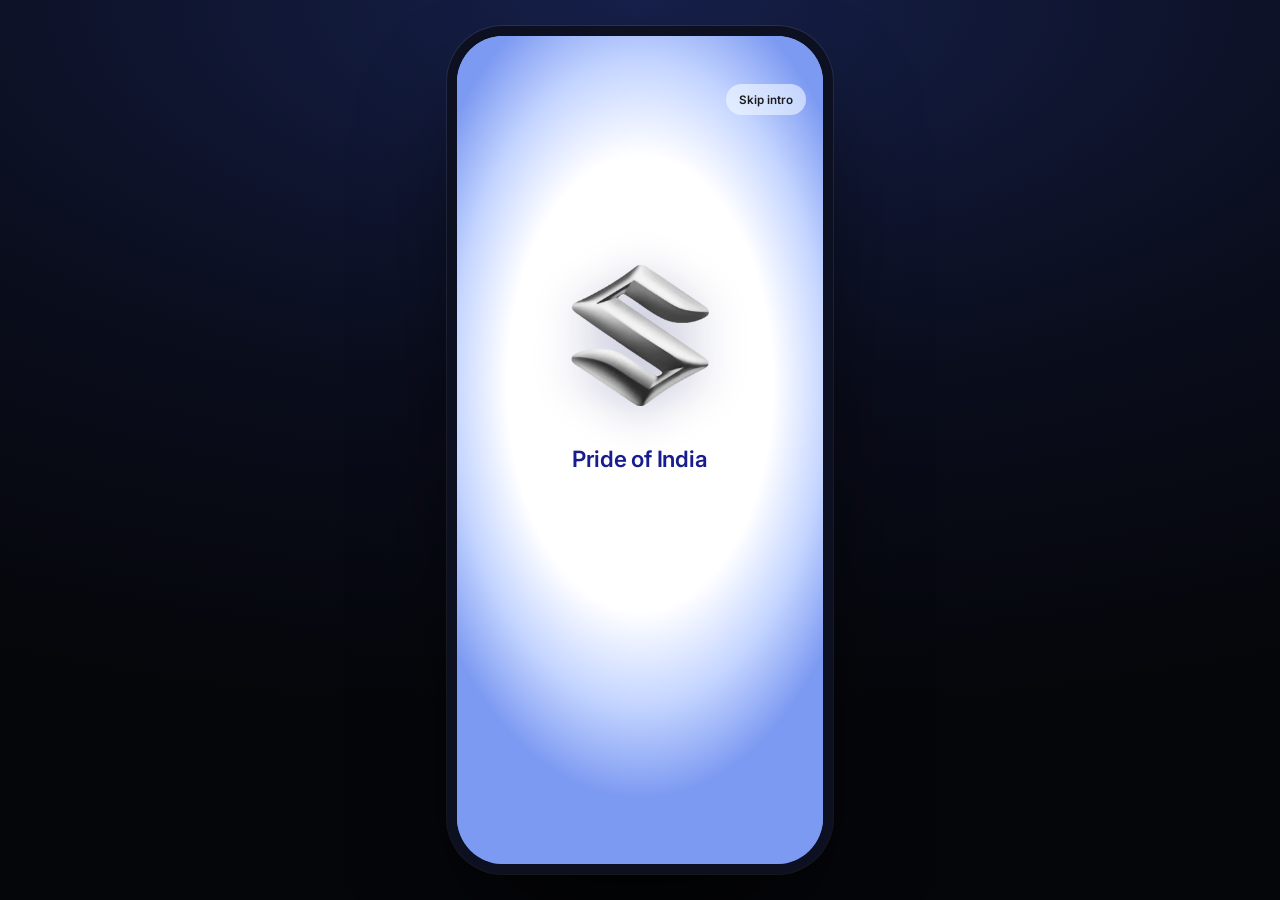
<file: index.html>
<!DOCTYPE html>
<html lang="en">
<head>
<meta charset="utf-8" />
<meta name="viewport" content="width=device-width, initial-scale=1, viewport-fit=cover" />
<title>HR Assist — Splash &amp; Onboarding</title>
<meta name="description" content="Maruti Suzuki HR Assist splash / onboarding experience, built from the MSIL Enhancement Track design." />
<meta name="theme-color" content="#5F7CEB" />
<link rel="preconnect" href="https://fonts.googleapis.com" />
<link rel="preconnect" href="https://fonts.gstatic.com" crossorigin />
<link href="https://fonts.googleapis.com/css2?family=Inter:wght@400;500;600;700&display=swap" rel="stylesheet" />
<link rel="icon" href="data:image/svg+xml,%3Csvg xmlns='http://www.w3.org/2000/svg' viewBox='0 0 32 32'%3E%3Crect width='32' height='32' rx='8' fill='%235f7ceb'/%3E%3Cpath d='M9 21.5 20 10h3.5L12.5 21.5z M9 12h6.5v2.6H9z M16.5 17.4H23V20h-6.5z' fill='white'/%3E%3C/svg%3E" />
<link rel="stylesheet" href="./css/onboarding.css" />
</head>
<body>
  <!--
    Device stage. The design canvas is 440 x 996 (Figma node 7136:413 "Play here").
    Everything inside is laid out in design units: 1 design px = var(--u), measured in JS.
  -->
  <main class="qnx-shell">
    <div class="qnx-device" id="stage" data-tag="splash_root" data-stage="boot"></div>
  </main>

  <script type="module">
    import { mountOnboarding } from './js/onboarding.js';
    import { mountSignIn } from './js/signin.js';

    const stage = document.getElementById('stage');
    const params = new URLSearchParams(location.search);
    const at = params.get('at');   // ?at=bloom|logo|carousel|card|story|hold — QA entry point

    const splash = mountOnboarding(stage, {
      autoplay: !at,
      onDone: () => mountSignIn(stage, { onBack: () => location.reload() }),
    });
    if (at) splash.jumpTo(at);
    window.QNX = { splash, mountSignIn };
  </script>
</body>
</html>
</file>
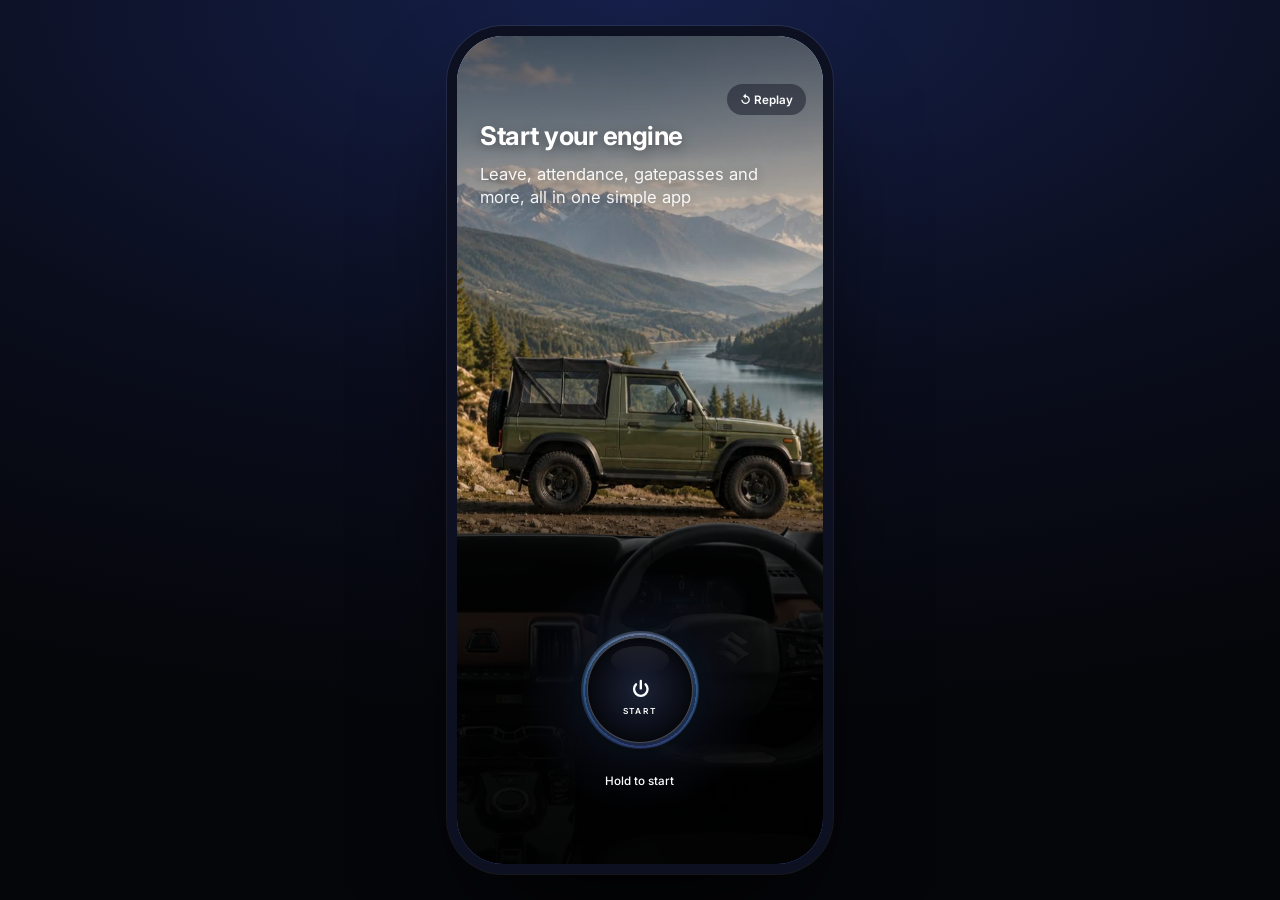
<file: qa.html>
<!DOCTYPE html><html><head><meta charset="utf-8">
<meta name="viewport" content="width=device-width,initial-scale=1">
<link href="https://fonts.googleapis.com/css2?family=Inter:wght@400;500;600;700&display=swap" rel="stylesheet">
<link rel="stylesheet" href="./css/onboarding.css"></head><body>
<main class="qnx-shell"><div class="qnx-device" id="stage"></div></main>
<script type="module">
import { mountOnboarding } from './js/onboarding.js';
import { mountSignIn } from './js/signin.js';
const stage=document.getElementById('stage');
const q=new URLSearchParams(location.search);
if(q.get('view')==='signin'){ mountSignIn(stage,{}); }
else{
  const s=mountOnboarding(stage,{autoplay:false});
  s.jumpTo(q.get('at')||'hold');
  const dw=stage.querySelector('.qnx-dialwrap');
  if(q.get('hold')==='snap'){ dw.dataset.holding='1'; dw.style.setProperty('--p', q.get('p')||'0.62'); }
  else if(q.get('engine')){ dw.dataset.engine='1'; dw.style.setProperty('--p','1'); stage.dataset.stage='engine'; }
  else if(q.get('hold')){ setTimeout(()=>{ stage.querySelector('.qnx-dial').dispatchEvent(new PointerEvent('pointerdown',{bubbles:true,cancelable:true})); },50); }

}
</script></body></html>
</file>
<file: css/onboarding.css>
/* ============================================================================
   HR Assist — splash / onboarding
   Source of truth: Figma "MSIL Enhancement Track" › HR Assist ›
   "Splash -- Introduction screens (Current)" (node 7236:571).
   Canvas 440 x 996. 1 design px === var(--u) (measured by onboarding.js).
   ========================================================================== */

/* Animated custom properties (progressive enhancement; values still apply
   as plain jumps where @property is unsupported). */
@property --ring-w { syntax: '<length>'; inherits: true; initial-value: 10px; }
@property --ring-a { syntax: '<number>'; inherits: true; initial-value: 0.55; }
@property --dash-a { syntax: '<number>'; inherits: true; initial-value: 0.13; }
@property --p      { syntax: '<number>'; inherits: true; initial-value: 0; }

:root {
  /* ---- palette (sampled from the design) ---- */
  --sky-top:    #8db6ff;
  --sky-mid:    #7f9dfa;
  --sky-deep:   #5f7ceb;
  --bloom-mid:  #c3d4ff;
  --navy:       #171c8f;
  --azure:      #6b86ff;
  --light-blue: #58a6ff;
  --ice:        #80ceff;
  --ring-1:     #b4c9ff;

  --ink:        #1c1c1e;
  --ink-soft:   #3c3c43;
  --frame-bg:   #0b0c14;

  --card-ring:  rgba(13, 17, 102, 0.16);

  /* ---- type ---- */
  --font: "Inter", -apple-system, BlinkMacSystemFont, "Segoe UI", Roboto, sans-serif;

  /* ---- motion (verbatim from the design captions) ---- */
  --ease-smooth: cubic-bezier(0.4, 0, 0.2, 1);
  --ease-settle: cubic-bezier(0.32, 0.72, 0, 1);
  --ease-cine:   cubic-bezier(0.65, 0, 0.35, 1);

  /* ---- stage ---- */
  --u: 1px;
  --w: 440;
  --h: 996;

  --ring-spin: 7s;
  --power-glow: 0 0 0 rgba(88, 166, 255, 0);
}

* { box-sizing: border-box; }

html, body {
  margin: 0;
  height: 100%;
  background: #05060a;
  font-family: var(--font);
  -webkit-font-smoothing: antialiased;
  overscroll-behavior: none;
}

.qnx-shell {
  min-height: 100dvh;
  display: grid;
  place-items: center;
  padding: clamp(0px, 2vmin, 24px);
  background:
    radial-gradient(120% 80% at 50% 0%, #16204a 0%, #0a0d1c 55%, #05060a 100%);
}

/* The device stage: fills the viewport on phones, becomes a framed device on
   larger screens so the 440x996 composition never distorts. */
.qnx-device {
  position: relative;
  width: min(100vw, 440px, calc((100dvh) * 440 / 996));
  height: min(100dvh, 996px, calc((100vw) * 996 / 440));
  overflow: hidden;
  background: var(--frame-bg);
  isolation: isolate;
  user-select: none;
  -webkit-user-select: none;
  touch-action: manipulation;
}

@media (min-width: 700px) {
  .qnx-device {
    width: min(440px, calc(92dvh * 440 / 996));
    height: min(996px, calc(92dvh));
    border-radius: 46px;
    box-shadow:
      0 0 0 10px #0d1020,
      0 0 0 11px rgba(255, 255, 255, 0.08),
      0 60px 120px -30px rgba(0, 0, 0, 0.9);
  }
}

/* ---------------------------------------------------------------- layers -- */

.qnx-layer {
  position: absolute;
  inset: 0;
  opacity: 0;
  pointer-events: none;
  transition: opacity 0.6s var(--ease-cine);
}
.qnx-layer[data-visible="1"] { opacity: 1; }


/* ------------------------------------------------------- 01.1 bloom ------ */
.qnx-bloom {
  background: linear-gradient(
    180deg,
    var(--sky-top) 0%,
    var(--sky-mid) 50%,
    var(--sky-deep) 100%
  );
}
.qnx-bloom__core {
  position: absolute;
  left: calc(10 * var(--u));
  top: calc(190 * var(--u));
  width: calc(420 * var(--u));
  height: calc(560 * var(--u));
  border-radius: 50%;
  background: radial-gradient(
    closest-side,
    rgba(255, 255, 255, 0.75) 0%,
    rgba(180, 201, 255, 0.35) 55%,
    rgba(180, 201, 255, 0) 100%
  );
  filter: blur(calc(40 * var(--u)));
  transform: scale(0.22);
  opacity: 0;
}
.qnx-device[data-stage="bloom"] .qnx-bloom__core {
  animation: bloom 0.8s var(--ease-smooth) forwards;
}
@keyframes bloom {
  from { transform: scale(0.22); opacity: 0; }
  to   { transform: scale(1);    opacity: 1; }
}

/* --------------------------------------------- 01.2 logo + tagline ------- */
.qnx-logo-stage {
  background: radial-gradient(
    66% 50% at 50% 42%,
    #ffffff 0%,
    #ffffff 55%,
    var(--bloom-mid) 78%,
    #7d9af2 100%
  );
}
.qnx-logo {
  position: absolute;
  left: calc(137 * var(--u));
  top: calc(276 * var(--u));
  width: calc(166 * var(--u));
  height: calc(169 * var(--u));
  background: url("../assets/logo.webp") center / contain no-repeat;
  filter: drop-shadow(0 calc(10 * var(--u)) calc(27 * var(--u)) rgba(13, 17, 102, 0.22));
  transform: scale(1.14);
  opacity: 0;
}
.qnx-device[data-stage="logo"] .qnx-logo,
.qnx-device[data-stage="carousel"] .qnx-logo {
  animation: logo-settle 1.25s var(--ease-settle) forwards;
}
@keyframes logo-settle {
  from { transform: scale(1.14); opacity: 0; }
  40%  { opacity: 1; }
  to   { transform: scale(1);    opacity: 1; }
}

.qnx-tagline {
  position: absolute;
  left: 0;
  top: calc(465 * var(--u));
  width: 100%;
  text-align: center;
  font-size: calc(27 * var(--u));
  line-height: calc(33 * var(--u));
  font-weight: 600;
  letter-spacing: -0.2px;
  background: linear-gradient(
    100deg,
    var(--navy) 0%,
    var(--navy) 38%,
    var(--azure) 45%,
    var(--navy) 55%,
    var(--navy) 100%
  );
  background-size: 260% 100%;
  background-position: 130% 0;
  -webkit-background-clip: text;
  background-clip: text;
  color: transparent;
  opacity: 0;
}
.qnx-device[data-stage="logo"] .qnx-tagline,
.qnx-device[data-stage="carousel"] .qnx-tagline {
  animation: tagline-in 1.15s var(--ease-smooth) 0.45s forwards;
}
@keyframes tagline-in {
  from { opacity: 0; background-position: 130% 0; }
  35%  { opacity: 1; }
  to   { opacity: 1; background-position: -30% 0; }
}

/* ------------------------------------------------- 01.3 carousel --------- */
.qnx-carousel { background: #ffffff; }

.qnx-carousel__wash {
  position: absolute;
  inset: 0 0 auto 0;
  height: calc(300 * var(--u));
  background: linear-gradient(
    180deg,
    rgba(157, 185, 255, 0.95) 0%,
    rgba(195, 213, 255, 0.55) 45%,
    rgba(255, 255, 255, 0) 100%
  );
}

.qnx-row {
  position: absolute;
  inset: 0;
  will-change: transform;
}
.qnx-device[data-stage="carousel"] .qnx-row[data-dir="left"] {
  animation: row-left 14s ease-in-out infinite alternate;
}
.qnx-device[data-stage="carousel"] .qnx-row[data-dir="right"] {
  animation: row-right 14s ease-in-out infinite alternate;
}
@keyframes row-left  { from { transform: translateX(0); }                to { transform: translateX(calc(-56 * var(--u))); } }
@keyframes row-right { from { transform: translateX(0); }                to { transform: translateX(calc(56 * var(--u))); } }

.qnx-card {
  position: absolute;
  left: var(--x);
  top: var(--y);
  width: var(--w);
  height: var(--h);
  border-radius: calc(20 * var(--u));
  border: calc(1.2 * var(--u)) solid #fff;
  background-size: cover;
  background-position: center;
  box-shadow: 0 calc(12 * var(--u)) calc(26 * var(--u)) var(--card-ring);
  transform: translate3d(var(--fx), var(--fy), 0) rotate(-9deg) scale(0.34);
  opacity: 0;
  transition:
    transform 1.55s var(--ease-settle),
    opacity 0.9s var(--ease-smooth),
    left 1.3s var(--ease-cine),
    top 1.3s var(--ease-cine),
    width 1.3s var(--ease-cine),
    height 1.3s var(--ease-cine),
    border-radius 1.3s var(--ease-cine),
    border-width 0.6s linear;
  will-change: transform;
}
.qnx-device[data-stage="carousel"] .qnx-card,
.qnx-device[data-stage="card"] .qnx-card {
  transform: rotate(-9deg) scale(1);
  opacity: 1;
}
.qnx-card[data-fade="1"] { opacity: 0.42; }

/* the 800-line card is the one that opens (02.1) */
.qnx-card--hero { z-index: 3; }
.qnx-device[data-stage="card"] .qnx-card--hero {
  left: 0;
  top: 0;
  width: calc(440 * var(--u));
  height: calc(996 * var(--u));
  border-radius: 0;
  border-width: 0;
  transform: rotate(0deg) scale(1);
  opacity: 1;
  transition-delay: 0s;
  z-index: 6;
}
.qnx-device[data-stage="card"] .qnx-card:not(.qnx-card--hero),
.qnx-device[data-stage="card"] .qnx-row {
  opacity: 0;
  animation: none;
  transition: opacity 0.52s linear;
}
.qnx-device[data-stage="card"] .qnx-carousel__wash,
.qnx-device[data-stage="card"] .qnx-carousel__fade,
.qnx-device[data-stage="card"] .qnx-copy--light { opacity: 0; transition: opacity 0.52s linear; }

.qnx-carousel__fade {
  position: absolute;
  left: 0;
  top: calc(428 * var(--u));
  width: 100%;
  height: calc(568 * var(--u));
  background: linear-gradient(
    180deg,
    rgba(255, 255, 255, 0) 0%,
    rgba(255, 255, 255, 0.82) 19%,
    #fff 31%,
    #fff 100%
  );
}

/* --------------------------------------------------- copy blocks --------- */
.qnx-copy {
  position: absolute;
  left: calc(28 * var(--u));
  width: calc(384 * var(--u));
  z-index: 20;
}
.qnx-copy--light { top: calc(667 * var(--u)); }
.qnx-copy--light .qnx-copy__title {
  color: var(--ink);
  font-size: calc(27 * var(--u));
  line-height: calc(33 * var(--u));
  font-weight: 700;
  letter-spacing: -0.4px;
  margin: 0;
}
.qnx-copy--light .qnx-copy__body {
  color: var(--ink-soft);
  font-size: calc(16.5 * var(--u));
  line-height: calc(23 * var(--u));
  font-weight: 400;
  margin: calc(13 * var(--u)) 0 0;
  max-width: calc(360 * var(--u));
}
.qnx-copy--light .qnx-copy__title,
.qnx-copy--light .qnx-copy__body {
  opacity: 0;
  transform: translateY(calc(14 * var(--u)));
}
.qnx-device[data-stage="carousel"] .qnx-copy--light .qnx-copy__title,
.qnx-device[data-stage="carousel"] .qnx-copy--light .qnx-copy__body {
  animation: copy-up 0.9s var(--ease-smooth) 1.05s forwards;
}
.qnx-device[data-stage="carousel"] .qnx-copy--light .qnx-copy__body { animation-delay: 1.2s; }
@keyframes copy-up {
  to { opacity: 1; transform: none; }
}

.qnx-copy--story {
  top: calc(102 * var(--u));
  opacity: 0;
  transition: opacity 0.6s linear;
}
.qnx-device[data-stage="story"] .qnx-copy--story,
.qnx-device[data-stage="hold"] .qnx-copy--story,
.qnx-device[data-stage="engine"] .qnx-copy--story,
.qnx-device[data-stage="launch"] .qnx-copy--story { opacity: 1; }
.qnx-copy--story .qnx-copy__title {
  margin: 0;
  color: #fff;
  font-size: calc(31 * var(--u));
  line-height: calc(37 * var(--u));
  font-weight: 700;
  letter-spacing: -0.5px;
  text-shadow: 0 calc(4 * var(--u)) calc(14 * var(--u)) rgba(0, 0, 0, 0.35);
}
.qnx-copy--story .qnx-copy__body {
  margin: calc(14 * var(--u)) 0 0;
  color: #fff;
  font-size: calc(20 * var(--u));
  line-height: calc(28 * var(--u));
  font-weight: 400;
  opacity: 0.92;
  max-width: calc(360 * var(--u));
  text-shadow: 0 calc(4 * var(--u)) calc(14 * var(--u)) rgba(0, 0, 0, 0.35);
}
.qnx-copy.swap .qnx-copy__title,
.qnx-copy.swap .qnx-copy__body {
  opacity: 0;
  transform: translateY(calc(-10 * var(--u)));
  transition: opacity 0.22s linear, transform 0.22s var(--ease-smooth);
}
.qnx-copy:not(.swap) .qnx-copy__title,
.qnx-copy:not(.swap) .qnx-copy__body {
  animation: copy-in 0.5s var(--ease-smooth);
}
@keyframes copy-in {
  from { opacity: 0; transform: translateY(calc(10 * var(--u))); }
  to   { opacity: 1; transform: none; }
}

/* ------------------------------------------------ 02.2 → 03 story -------- */
.qnx-photo {
  position: absolute;
  width: 124.3%;
  height: 119.6%;
  left: -12.15%;
  background-size: cover;
  background-position: center;
  opacity: 0;
  transform: translate3d(0, var(--py, 0), 0) scale(1.04);
  transition: opacity 0.9s var(--ease-cine), transform 0.9s var(--ease-cine);
  will-change: opacity, transform;
}
.qnx-photo[data-active="1"] {
  opacity: 1;
  transform: translate3d(0, var(--py, 0), 0) scale(1);
  animation: drift 9s ease-in-out infinite alternate;
}
@keyframes drift {
  from { transform: translate3d(calc(-4 * var(--u)), var(--py, 0px), 0) scale(1); }
  to   { transform: translate3d(calc(4 * var(--u)), calc(var(--py, 0px) - 10 * var(--u)), 0) scale(1.03); }
}
/* photo sits "just above the dash" once the cockpit lands (03.1 caption) */
.qnx-device[data-stage="story"] .qnx-photo[data-active="1"],
.qnx-device[data-stage="hold"] .qnx-photo[data-active="1"],
.qnx-device[data-stage="engine"] .qnx-photo[data-active="1"] {
  --py: var(--py-landed, -20%);
}

.qnx-shade {
  position: absolute;
  inset: 0 0 auto 0;
  height: calc(300 * var(--u));
  background: linear-gradient(
    180deg,
    rgba(6, 8, 20, 0.58) 0%,
    rgba(6, 8, 20, 0.3) 55%,
    rgba(6, 8, 20, 0) 100%
  );
  opacity: 0;
  transition: opacity 0.6s linear;
  z-index: 15;
}
.qnx-device[data-stage="story"] .qnx-shade,
.qnx-device[data-stage="hold"] .qnx-shade,
.qnx-device[data-stage="engine"] .qnx-shade,
.qnx-device[data-stage="launch"] .qnx-shade { opacity: 1; }

/* cockpit: 732 x 1594 design rect at (-292, -113) on a 440 x 996 canvas */
.qnx-cockpit {
  position: absolute;
  left: -66.36%;
  top: -11.34%;
  width: 166.36%;
  height: 160.04%;
  background: url("../assets/cockpit.webp") top left / 100% 100% no-repeat;
  opacity: 0;
  transform: translateY(calc(26 * var(--u)));
  transition: opacity 0.7s var(--ease-cine), transform 0.7s var(--ease-cine);
  z-index: 25;
}
.qnx-device[data-stage="story"] .qnx-cockpit,
.qnx-device[data-stage="hold"] .qnx-cockpit,
.qnx-device[data-stage="engine"] .qnx-cockpit,
.qnx-device[data-stage="launch"] .qnx-cockpit {
  opacity: 1;
  transform: none;
}

/* the cockpit "goes dark for the start step" (04.1) */
.qnx-void {
  position: absolute;
  left: 0;
  top: calc(528 * var(--u));
  width: 100%;
  height: calc(468 * var(--u));
  background: linear-gradient(
    180deg,
    rgba(0, 0, 0, 0) 0%,
    rgba(0, 0, 0, 0.78) 20%,
    rgba(0, 0, 0, 0.9) 45%,
    rgba(0, 0, 0, 0.96) 100%
  );
  opacity: 0;
  transition: opacity 0.7s var(--ease-cine);
  z-index: 26;
}
.qnx-device[data-stage="hold"] .qnx-void,
.qnx-device[data-stage="engine"] .qnx-void,
.qnx-device[data-stage="launch"] .qnx-void { opacity: 1; }

/* ----------------------------------------------------- start dial -------- */
.qnx-dialwrap {
  position: absolute;
  left: calc(55 * var(--u));
  top: calc(622 * var(--u));
  width: calc(330 * var(--u));
  height: calc(330 * var(--u));
  z-index: 40;
  opacity: 0;
  transform: translateY(calc(26 * var(--u)));
  transition: opacity 0.7s var(--ease-cine), transform 0.7s var(--ease-cine);
  pointer-events: none;
}
.qnx-device[data-stage="story"] .qnx-dialwrap,
.qnx-device[data-stage="hold"] .qnx-dialwrap,
.qnx-device[data-stage="engine"] .qnx-dialwrap {
  opacity: 1;
  transform: none;
  pointer-events: auto;
}

.qnx-dial {
  position: absolute;
  inset: 0;
  border: 0;
  padding: 0;
  margin: 0;
  background: none;
  font: inherit;
  color: inherit;
  cursor: pointer;
  touch-action: none;
  -webkit-tap-highlight-color: transparent;
}
.qnx-dial:focus-visible { outline: none; }
.qnx-dial:focus-visible .qnx-dial__glass { box-shadow: 0 0 0 calc(3 * var(--u)) rgba(128, 206, 255, 0.9); }

.qnx-dial__pool {
  position: absolute;
  left: calc(5 * var(--u));
  top: calc(5 * var(--u));
  width: calc(320 * var(--u));
  height: calc(320 * var(--u));
  border-radius: 50%;
  background: radial-gradient(closest-side, rgba(0, 0, 0, 0.6) 0 36%, rgba(0, 0, 0, 0) 100%);
}
.qnx-dial__dashlight {
  position: absolute;
  left: calc(18 * var(--u));
  top: calc(18 * var(--u));
  width: calc(294 * var(--u));
  height: calc(294 * var(--u));
  border-radius: 50%;
  background: radial-gradient(
    closest-side,
    rgba(88, 166, 255, var(--dash-a)) 0 30%,
    rgba(107, 134, 255, calc(var(--dash-a) * 0.38)) 66%,
    rgba(23, 28, 143, 0) 100%
  );
  transition: --dash-a 0.45s linear;
}

.qnx-dial__ring {
  position: absolute;
  border-radius: 50%;
  background: conic-gradient(
    from 0deg,
    var(--ring-1) 0%,
    var(--light-blue) 25%,
    var(--azure) 50%,
    var(--light-blue) 75%,
    var(--ring-1) 100%
  );
  opacity: var(--ring-a);
  animation: spin var(--ring-spin) linear infinite;
  transition: --ring-a 0.45s linear, --ring-w 0.45s linear;
  will-change: transform;
}
.qnx-dial__ring--soft {
  left: calc(94 * var(--u));
  top: calc(94 * var(--u));
  width: calc(142 * var(--u));
  height: calc(142 * var(--u));
  --ring-w: calc(13 * var(--u));
  -webkit-mask: radial-gradient(farthest-side, #0000 calc(100% - var(--ring-w)), #000 calc(100% - var(--ring-w)));
  mask: radial-gradient(farthest-side, #0000 calc(100% - var(--ring-w)), #000 calc(100% - var(--ring-w)));
  filter: blur(calc(12 * var(--u)));
}
.qnx-dial__ring--line {
  left: calc(96 * var(--u));
  top: calc(96 * var(--u));
  width: calc(138 * var(--u));
  height: calc(138 * var(--u));
  --ring-w: calc(2.5 * var(--u));
  -webkit-mask: radial-gradient(farthest-side, #0000 calc(100% - var(--ring-w)), #000 calc(100% - var(--ring-w)));
  mask: radial-gradient(farthest-side, #0000 calc(100% - var(--ring-w)), #000 calc(100% - var(--ring-w)));
  filter: blur(calc(2.5 * var(--u)));
}
@keyframes spin { to { transform: rotate(360deg); } }

.qnx-dial__glass {
  position: absolute;
  left: calc(101 * var(--u));
  top: calc(101 * var(--u));
  width: calc(128 * var(--u));
  height: calc(128 * var(--u));
  border-radius: 50%;
  background: radial-gradient(closest-side, #1c2236 0%, #0c0f1a 70%, #06070c 100%);
  box-shadow:
    0 calc(6 * var(--u)) calc(18 * var(--u)) rgba(0, 0, 0, 0.5),
    inset 0 0 0 calc(1.2 * var(--u)) rgba(255, 255, 255, 0.26);
  overflow: hidden;
}
.qnx-dial__innerlight {
  position: absolute;
  inset: 0;
  border-radius: 50%;
  background: radial-gradient(
    closest-side,
    rgba(88, 166, 255, 0) 0 40%,
    rgba(88, 166, 255, calc(0.18 * var(--lit))) 88%,
    rgba(128, 206, 255, calc(0.55 * var(--lit))) 100%
  );
  --lit: 0;
  transition: --lit 0.4s linear;
}
.qnx-dial__spec {
  position: absolute;
  left: calc(29 * var(--u));
  top: calc(11 * var(--u));
  width: calc(70 * var(--u));
  height: calc(33 * var(--u));
  border-radius: 50%;
  background: linear-gradient(180deg, rgba(255, 255, 255, 0.08), rgba(255, 255, 255, 0));
}

.qnx-dial__progress {
  position: absolute;
  left: calc(96 * var(--u));
  top: calc(96 * var(--u));
  width: calc(138 * var(--u));
  height: calc(138 * var(--u));
  transform: rotate(-90deg);
  overflow: visible;
  pointer-events: none;
}
.qnx-dial__progress circle {
  fill: none;
  stroke: #fff;
  stroke-width: calc(3 * var(--u));
  stroke-linecap: round;
  stroke-dasharray: 414.7px;
  stroke-dashoffset: calc(414.7px * (1 - var(--p)));
  filter: drop-shadow(0 0 calc(6 * var(--u)) rgba(128, 206, 255, 0.9));
  opacity: clamp(0, calc(var(--p) * 30), 1);
}

.qnx-dial__power {
  position: absolute;
  left: calc(153 * var(--u));
  top: calc(150 * var(--u));
  width: calc(26 * var(--u));
  height: calc(26 * var(--u));
  pointer-events: none;
}
.qnx-dial__power path {
  fill: none;
  stroke: #fff;
  stroke-width: 2.6;
  stroke-linecap: round;
  transition: stroke 0.35s linear;
}
.qnx-dial__label {
  position: absolute;
  left: 0;
  top: calc(184 * var(--u));
  z-index: 2;
  width: 100%;
  text-align: center;
  font-size: calc(10 * var(--u));
  line-height: calc(12.1 * var(--u));
  font-weight: 600;
  letter-spacing: calc(2.4 * var(--u));
  color: #fff;
  pointer-events: none;
}

/* holding (04.2) */
.qnx-dialwrap[data-holding="1"] {
  --ring-a: 0.79;
  --ring-spin: 2s;
  --dash-a: 0.44;
}
.qnx-dialwrap[data-holding="1"] .qnx-dial__ring--soft { --ring-w: calc(16.2 * var(--u)); filter: blur(calc(15 * var(--u))); }
.qnx-dialwrap[data-holding="1"] .qnx-dial__ring--line { --ring-w: calc(3.4 * var(--u)); }
.qnx-dialwrap[data-holding="1"] .qnx-dial__innerlight { --lit: 0.6; }
.qnx-dialwrap[data-holding="1"] .qnx-dial__power path { stroke: #b0e1ff; }

/* engine on (04.3) */
.qnx-dialwrap[data-engine="1"] {
  --ring-a: 1;
  --ring-spin: 0.9s;
  --dash-a: 0.63;
}
.qnx-dialwrap[data-engine="1"] .qnx-dial__ring--soft { --ring-w: calc(20 * var(--u)); filter: blur(calc(18 * var(--u))); }
.qnx-dialwrap[data-engine="1"] .qnx-dial__ring--line { --ring-w: calc(4 * var(--u)); }
.qnx-dialwrap[data-engine="1"] .qnx-dial__innerlight { --lit: 1; }
.qnx-dialwrap[data-engine="1"] .qnx-dial__power path { stroke: #80ceff; }
.qnx-dialwrap[data-engine="1"] .qnx-dial__flash { animation: engine-flash 0.6s var(--ease-cine); }
.qnx-dial__flash {
  position: absolute;
  left: calc(71 * var(--u));
  top: calc(71 * var(--u));
  width: calc(188 * var(--u));
  height: calc(188 * var(--u));
  border-radius: 50%;
  background: radial-gradient(closest-side, rgba(255, 255, 255, 0.85), rgba(128, 206, 255, 0) 70%);
  opacity: 0;
  pointer-events: none;
}
@keyframes engine-flash {
  0% { opacity: 0; transform: scale(0.5); }
  25% { opacity: 1; }
  100% { opacity: 0; transform: scale(1.5); }
}

.qnx-dialhint {
  position: absolute;
  left: 0;
  top: calc(266 * var(--u));
  width: 100%;
  text-align: center;
  font-size: calc(14 * var(--u));
  line-height: calc(17 * var(--u));
  font-weight: 500;
  color: #fff;
  pointer-events: none;
}

/* ------------------------------------------------------ 04.4 orb --------- */
.qnx-orb {
  position: absolute;
  left: calc(-40 * var(--u));
  top: calc(527 * var(--u));
  width: calc(520 * var(--u));
  height: calc(520 * var(--u));
  border-radius: 50%;
  background: radial-gradient(
    closest-side,
    #fff 0%,
    var(--light-blue) 30%,
    var(--azure) 70%,
    var(--navy) 100%
  );
  transform: translate3d(calc(165 * var(--u)), calc(-140 * var(--u)), 0) scale(0.09);
  transform-origin: center;
  opacity: 0;
  z-index: 50;
  pointer-events: none;
}
.qnx-device[data-stage="launch"] .qnx-orb {
  animation: orb-grow 1s var(--ease-cine) forwards;
}
@keyframes orb-grow {
  0%   { opacity: 1; transform: translate3d(calc(165 * var(--u)), calc(-140 * var(--u)), 0) scale(0.09); }
  18%  { opacity: 1; }
  100% { opacity: 1; transform: translate3d(calc(-20 * var(--u)), calc(180 * var(--u)), 0) scale(3.4); }
}

/* -------------------------------------------------- chrome / a11y -------- */
.qnx-chrome {
  position: absolute;
  inset: 0;
  z-index: 70;
  pointer-events: none;
}
.qnx-btn {
  position: absolute;
  pointer-events: auto;
  font-family: var(--font);
  font-size: calc(14 * var(--u));
  font-weight: 600;
  border: 0;
  border-radius: 999px;
  padding: calc(10 * var(--u)) calc(16 * var(--u));
  min-height: calc(36 * var(--u));
  cursor: pointer;
  backdrop-filter: blur(calc(12 * var(--u))) saturate(1.4);
  -webkit-backdrop-filter: blur(calc(12 * var(--u))) saturate(1.4);
  transition: transform 0.18s var(--ease-smooth), opacity 0.3s linear, background 0.3s linear;
}
.qnx-btn:active { transform: scale(0.96); }
.qnx-btn--skip {
  right: calc(20 * var(--u));
  top: calc(58 * var(--u));
  background: rgba(255, 255, 255, 0.55);
  color: #1c1c1e;
  opacity: 0;
}
.qnx-device[data-stage="logo"] .qnx-btn--skip,
.qnx-device[data-stage="carousel"] .qnx-btn--skip,
.qnx-device[data-stage="card"] .qnx-btn--skip,
.qnx-device[data-stage="story"] .qnx-btn--skip { opacity: 1; }

.qnx-btn--replay {
  right: calc(20 * var(--u));
  top: calc(58 * var(--u));
  background: rgba(20, 22, 34, 0.5);
  color: #fff;
  opacity: 0;
}
.qnx-device[data-stage="hold"] .qnx-btn--replay,
.qnx-device[data-stage="engine"] .qnx-btn--replay { opacity: 1; }

.qnx-sr {
  position: absolute;
  width: 1px; height: 1px;
  padding: 0; margin: -1px;
  overflow: hidden;
  clip: rect(0 0 0 0);
  white-space: nowrap;
  border: 0;
}

/* sign-in hand-off screen lives in signin.css-ish classes */
.qnx-signin {
  position: absolute;
  inset: 0;
  background: radial-gradient(90% 60% at 50% 0%, #ffffff 0%, #e9eeff 55%, #cfdcff 100%);
  display: flex;
  flex-direction: column;
  padding: calc(64 * var(--u)) calc(28 * var(--u)) calc(28 * var(--u));
  z-index: 80;
  opacity: 0;
  animation: copy-in 0.6s var(--ease-smooth) forwards;
}
.qnx-signin__mark {
  width: calc(64 * var(--u));
  height: calc(65 * var(--u));
  background: url("../assets/logo.webp") center / contain no-repeat;
  filter: drop-shadow(0 calc(6 * var(--u)) calc(18 * var(--u)) rgba(13, 17, 102, 0.2));
  margin-bottom: calc(18 * var(--u));
}
.qnx-signin h2 {
  margin: 0;
  font-size: calc(27 * var(--u));
  line-height: calc(33 * var(--u));
  font-weight: 700;
  letter-spacing: -0.4px;
  color: var(--ink);
}
.qnx-signin p {
  margin: calc(8 * var(--u)) 0 0;
  font-size: calc(15 * var(--u));
  line-height: calc(21 * var(--u));
  color: var(--ink-soft);
}
.qnx-field {
  margin-top: calc(22 * var(--u));
}
.qnx-field label {
  display: block;
  font-size: calc(12 * var(--u));
  font-weight: 600;
  letter-spacing: calc(0.8 * var(--u));
  text-transform: uppercase;
  color: #6b6b72;
  margin-bottom: calc(8 * var(--u));
}
.qnx-field input {
  width: 100%;
  font-family: var(--font);
  font-size: calc(16 * var(--u));
  padding: calc(14 * var(--u)) calc(16 * var(--u));
  border-radius: calc(14 * var(--u));
  border: calc(1 * var(--u)) solid rgba(23, 28, 143, 0.12);
  background: rgba(255, 255, 255, 0.9);
  color: var(--ink);
  outline: none;
  transition: border-color 0.2s linear, box-shadow 0.2s linear;
}
.qnx-field input:focus {
  border-color: var(--azure);
  box-shadow: 0 0 0 calc(3 * var(--u)) rgba(107, 134, 255, 0.18);
}
.qnx-cta {
  margin-top: calc(28 * var(--u));
  width: 100%;
  border: 0;
  cursor: pointer;
  font-family: var(--font);
  font-size: calc(17 * var(--u));
  font-weight: 600;
  padding: calc(17 * var(--u));
  border-radius: 999px;
  color: #fff;
  background: linear-gradient(180deg, #6b86ff, #3f5fe0);
  box-shadow: 0 calc(14 * var(--u)) calc(28 * var(--u)) rgba(23, 28, 143, 0.28);
  transition: transform 0.18s var(--ease-smooth), filter 0.2s linear;
}
.qnx-cta:active { transform: scale(0.985); filter: brightness(1.05); }
.qnx-signin__form { margin-top: calc(8 * var(--u)); }
.qnx-signin .qnx-signin__error {
  margin: calc(14 * var(--u)) 0 0;
  font-size: calc(13 * var(--u));
  line-height: calc(18 * var(--u));
  color: #c0392b;
  text-align: center;
}
.qnx-signin__error[hidden] { display: none; }
.qnx-back {
  margin-top: calc(14 * var(--u));
  align-self: center;
  border: 0;
  background: none;
  font-family: var(--font);
  font-size: calc(13.5 * var(--u));
  font-weight: 600;
  color: var(--azure);
  cursor: pointer;
  padding: calc(8 * var(--u));
}
.qnx-signin .qnx-note {
  margin-top: auto;
  font-size: calc(12.5 * var(--u));
  line-height: calc(17 * var(--u));
  color: #75757d;
  text-align: center;
}

/* ------------------------------------------- reduced motion ------------- */
@media (prefers-reduced-motion: reduce) {
  .qnx-device[data-stage="carousel"] .qnx-row[data-dir="left"],
  .qnx-device[data-stage="carousel"] .qnx-row[data-dir="right"],
  .qnx-photo[data-active="1"],
  .qnx-dial__ring { animation: none !important; }
  .qnx-card, .qnx-photo, .qnx-copy, .qnx-layer { transition: none !important; }
  * { transition-duration: 0.001s !important; }
}
</file>
